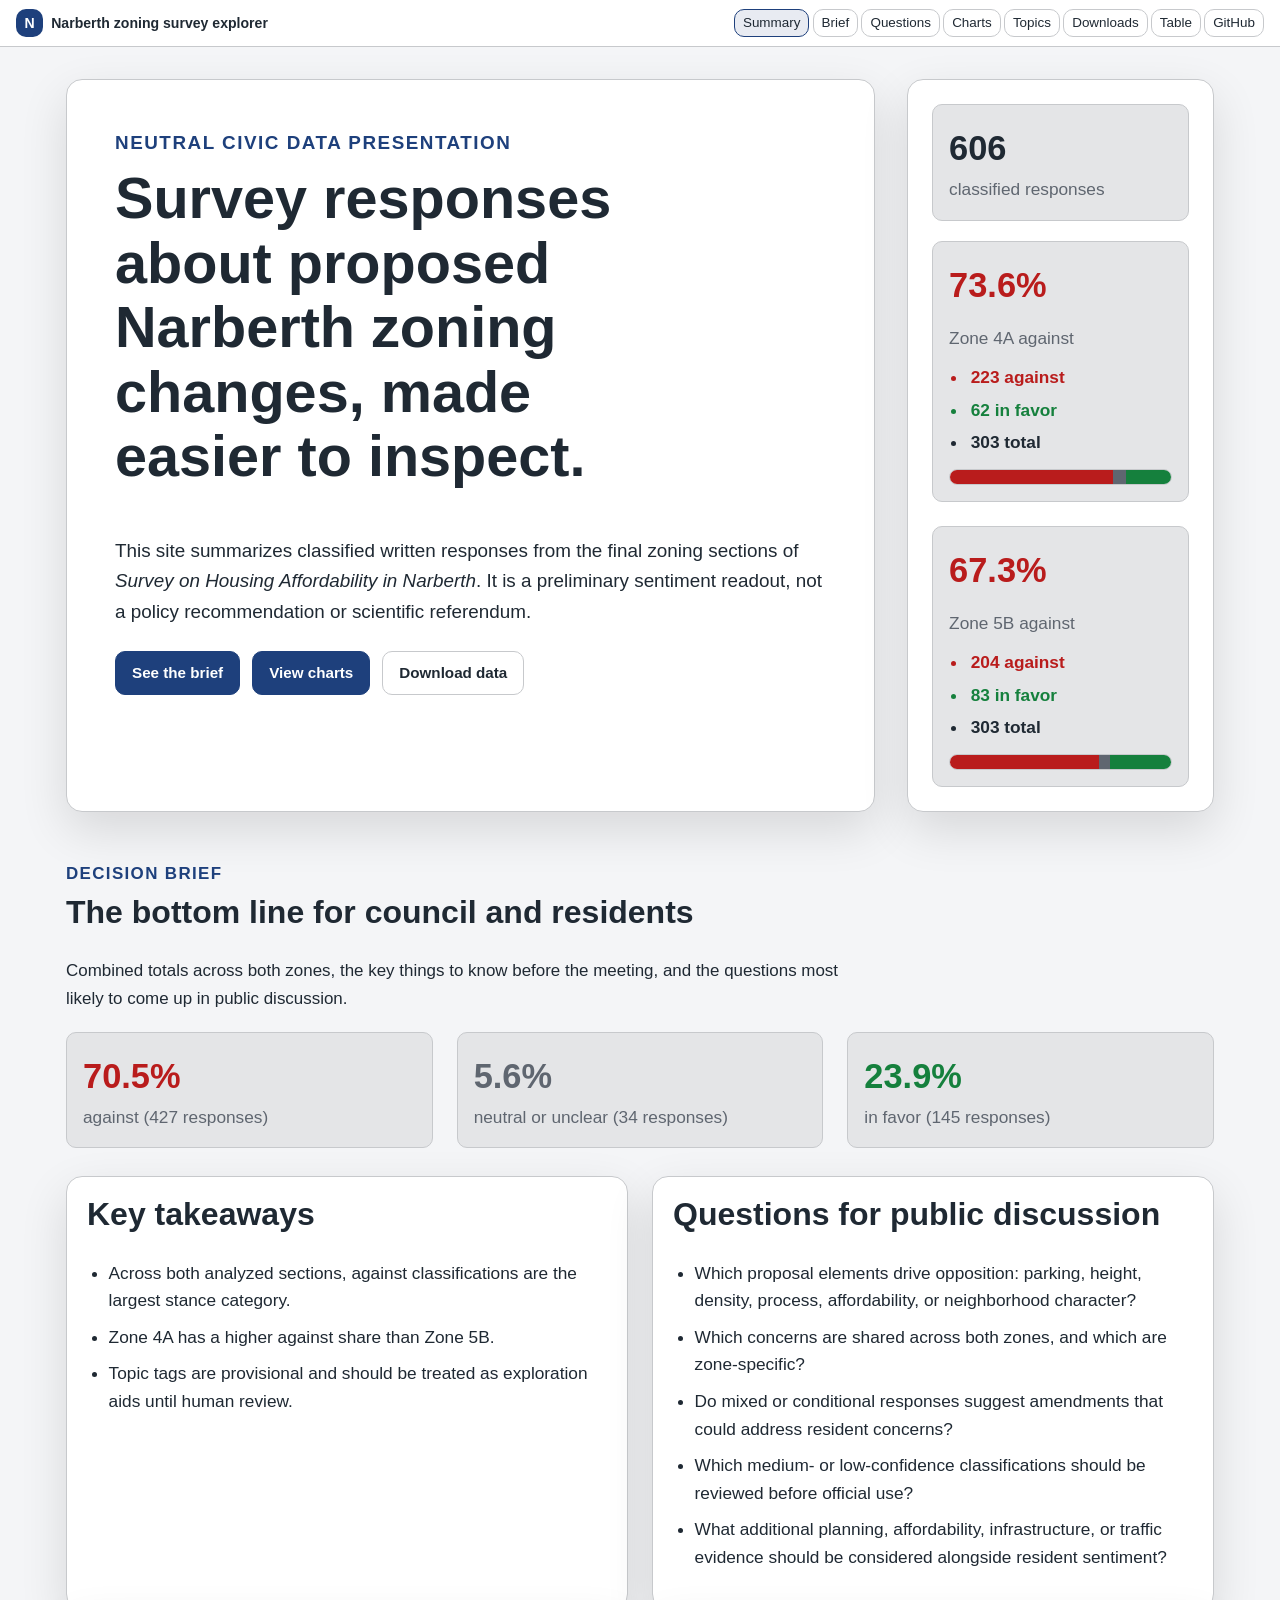
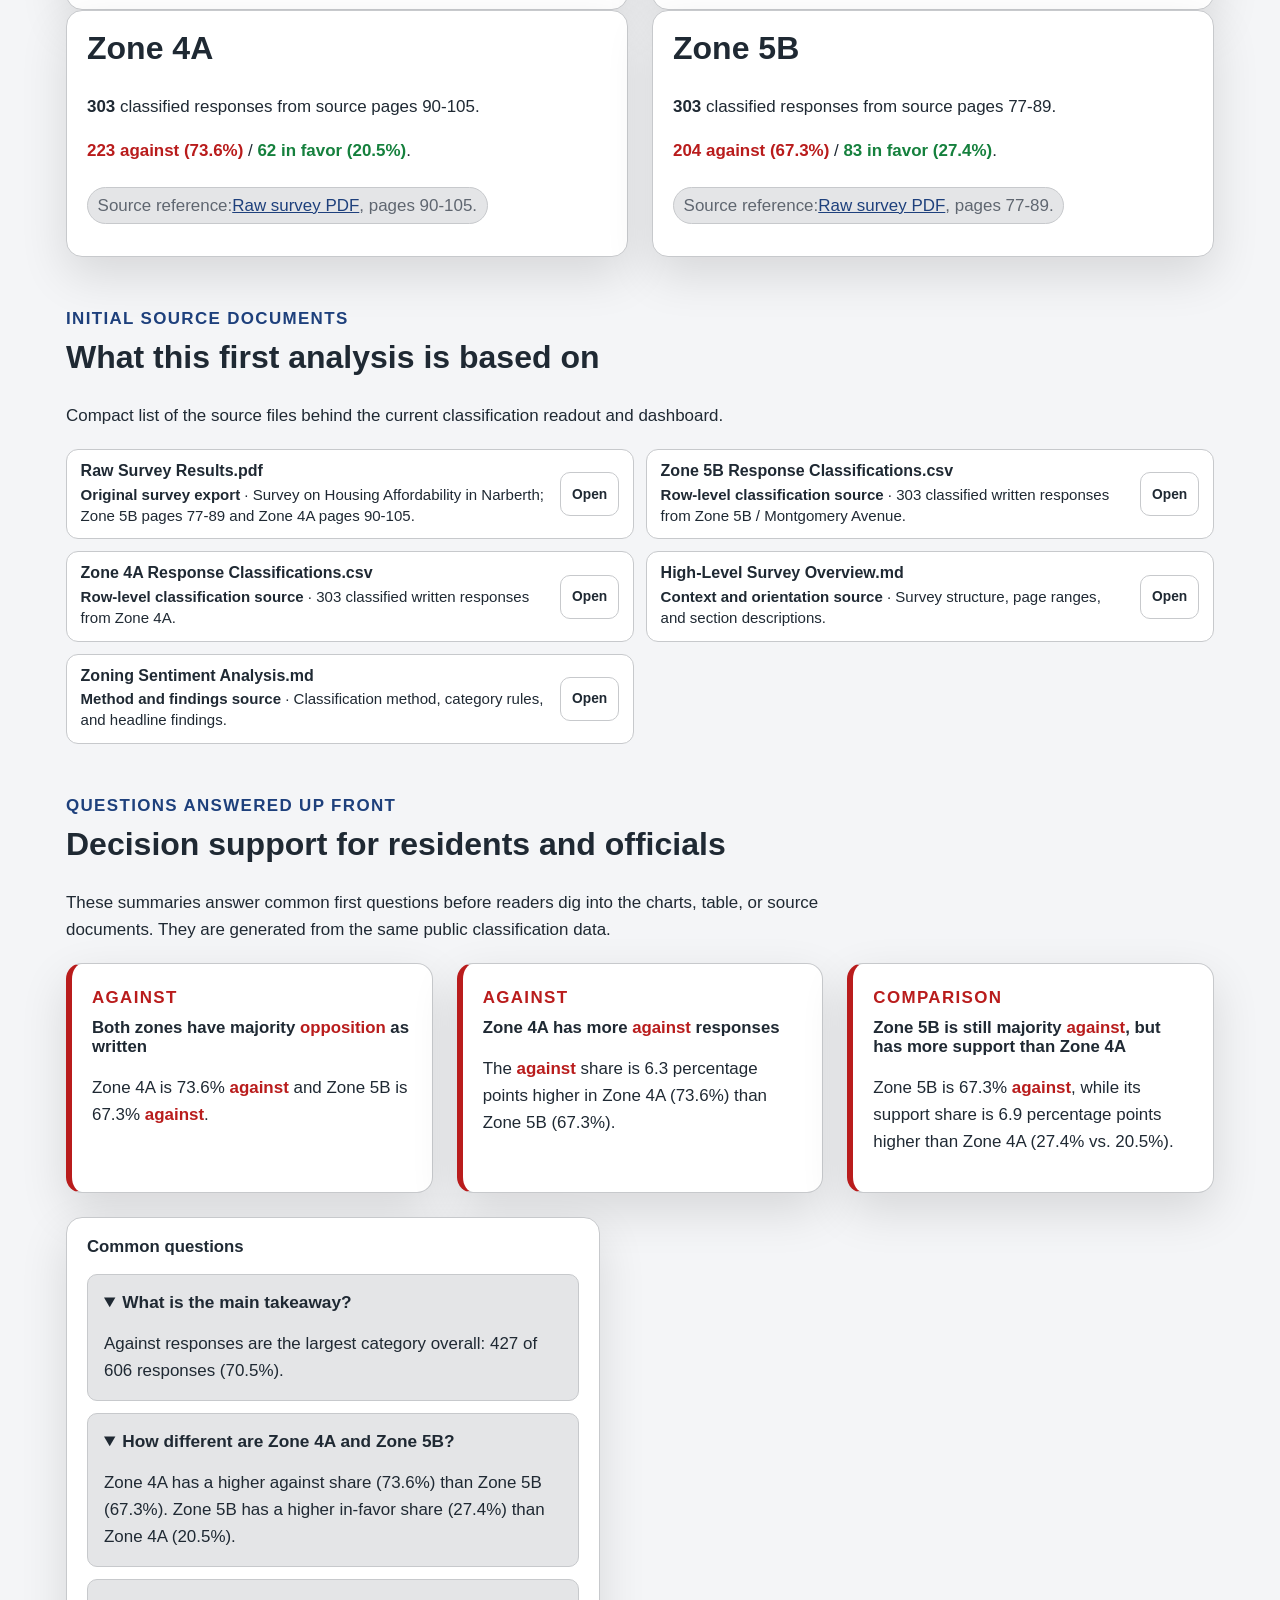
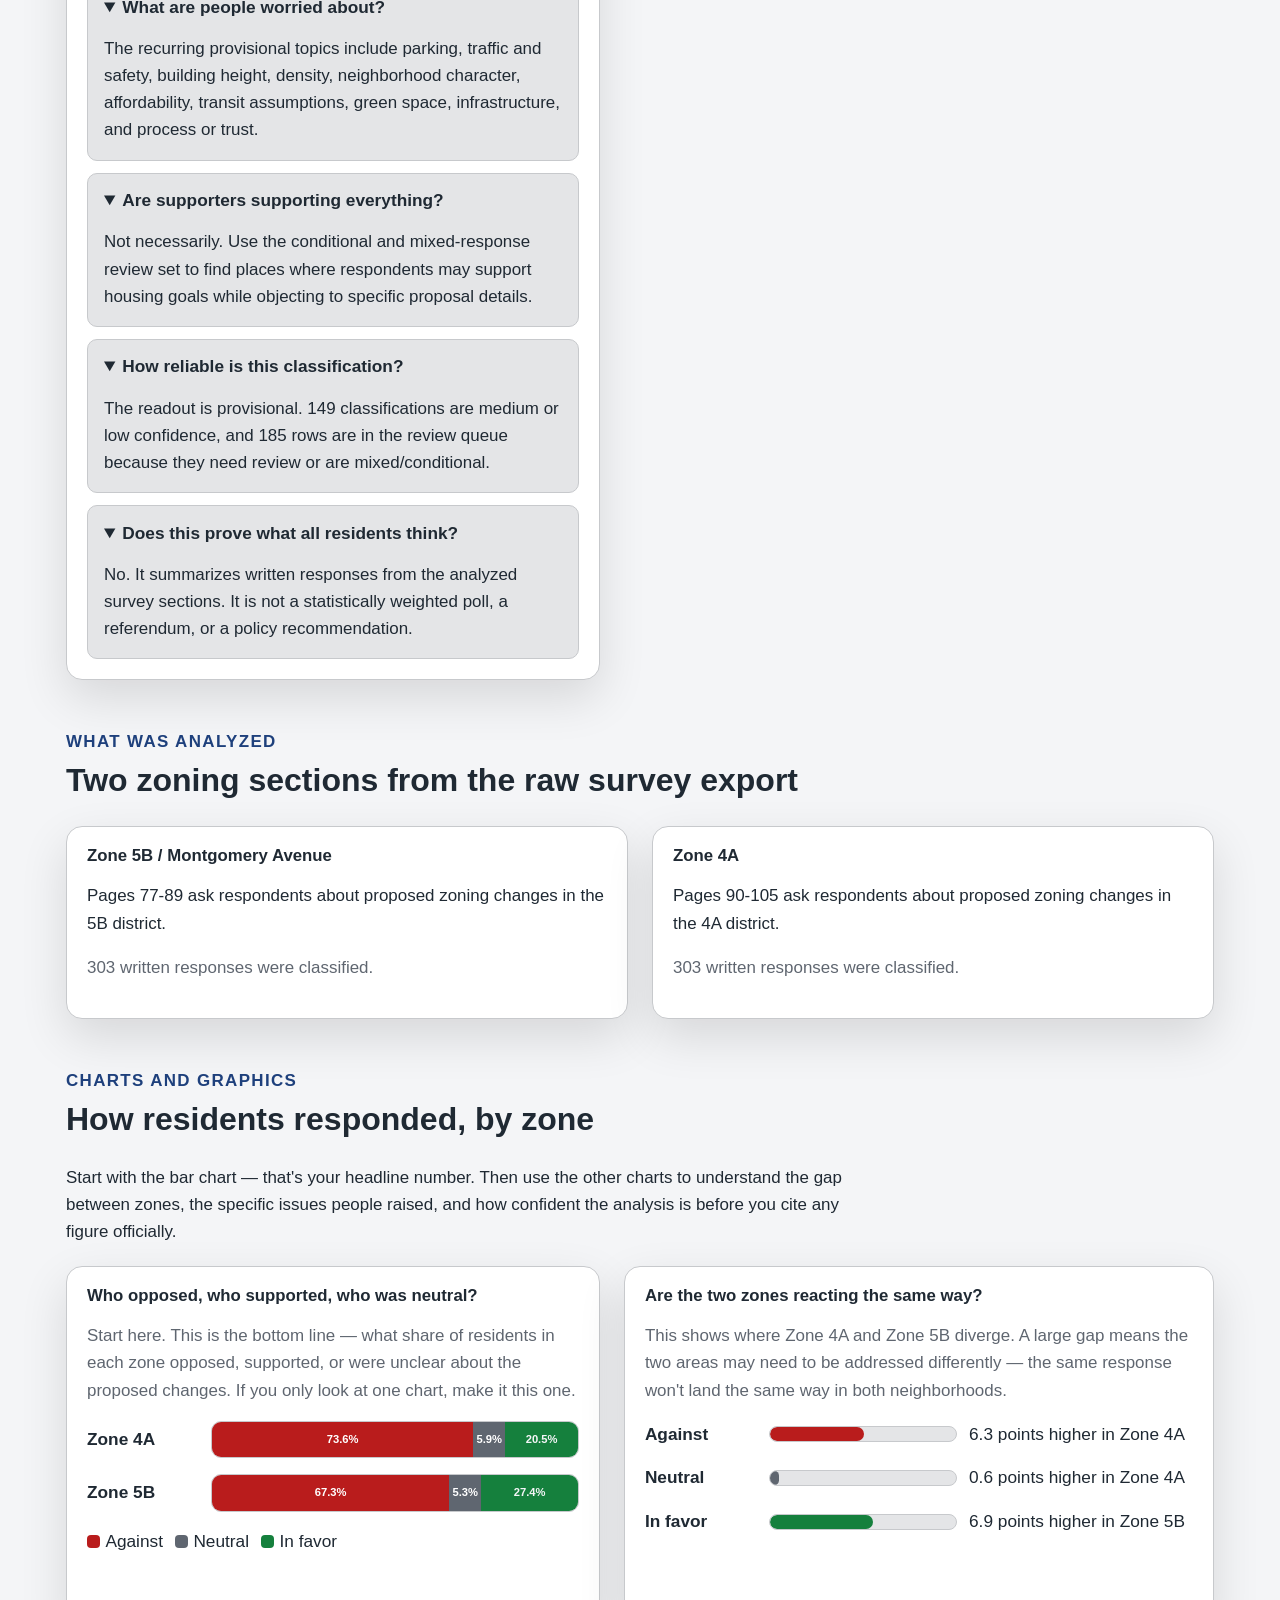
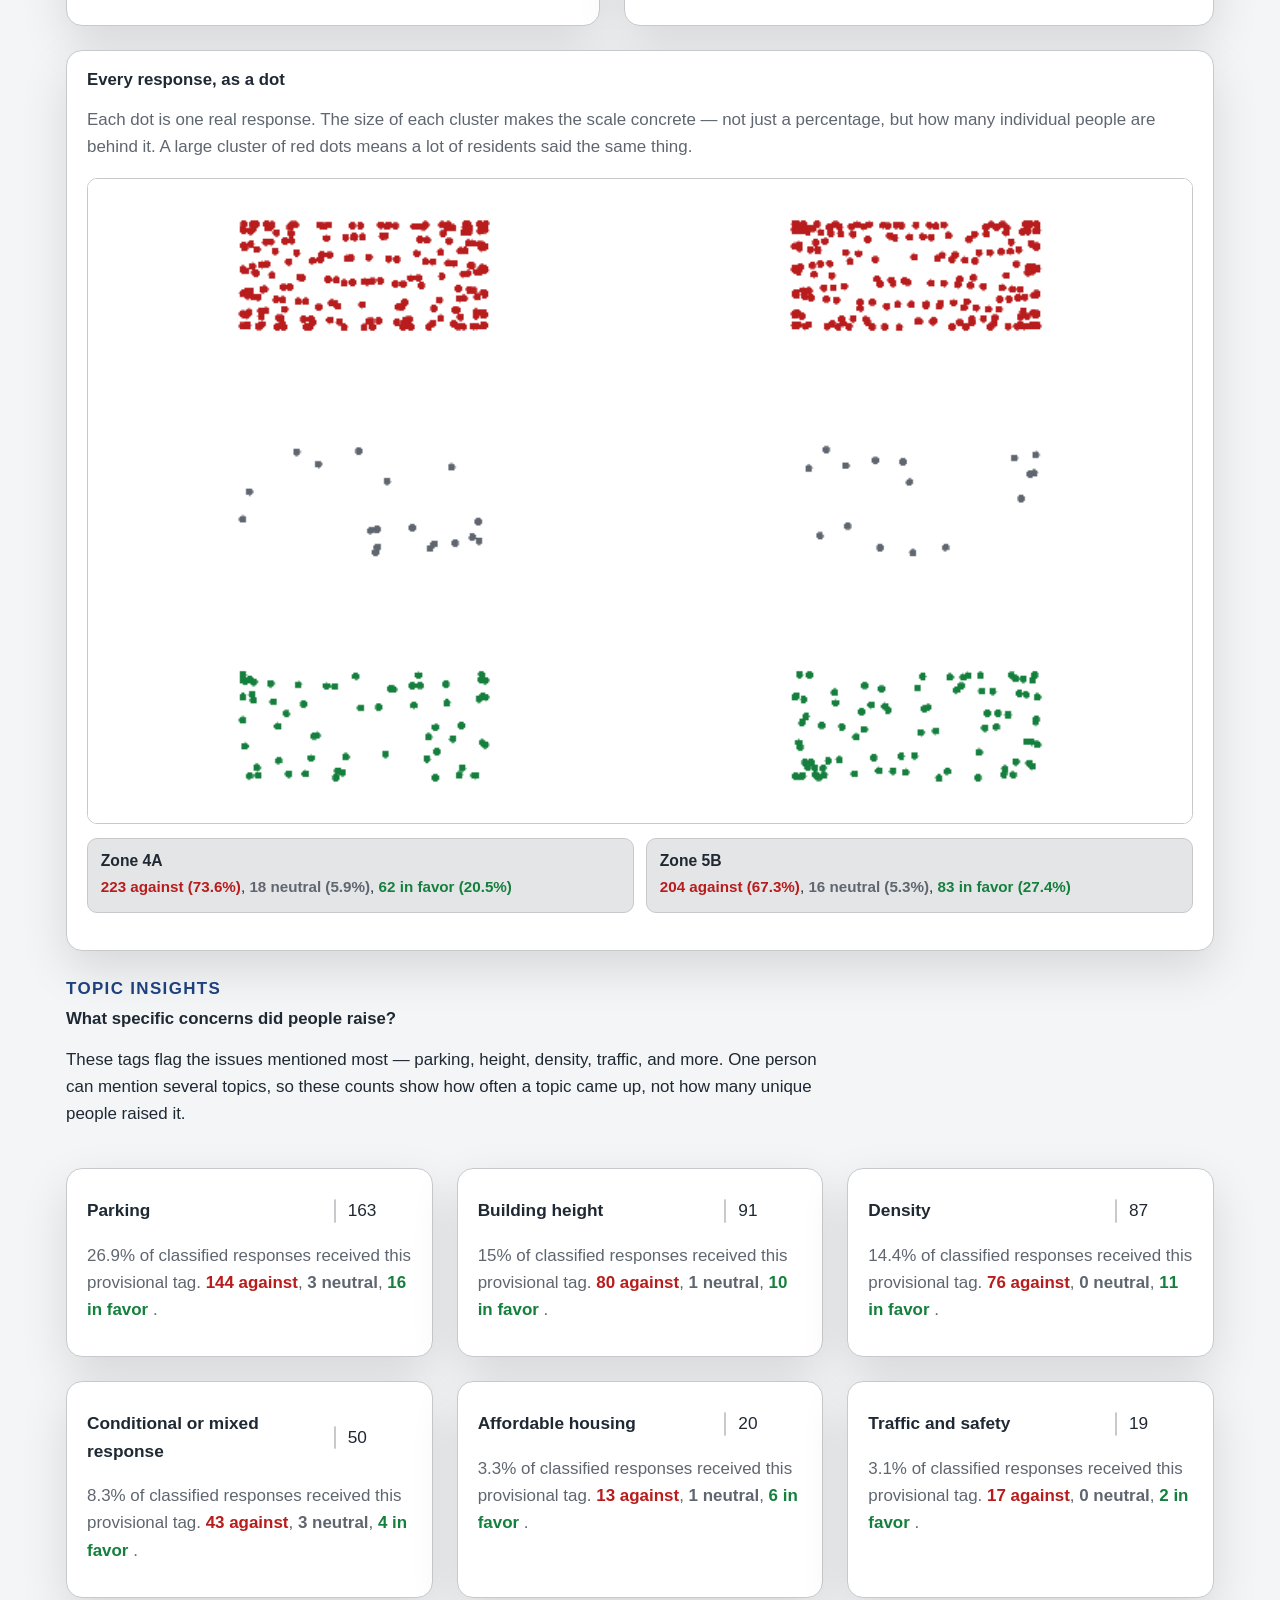
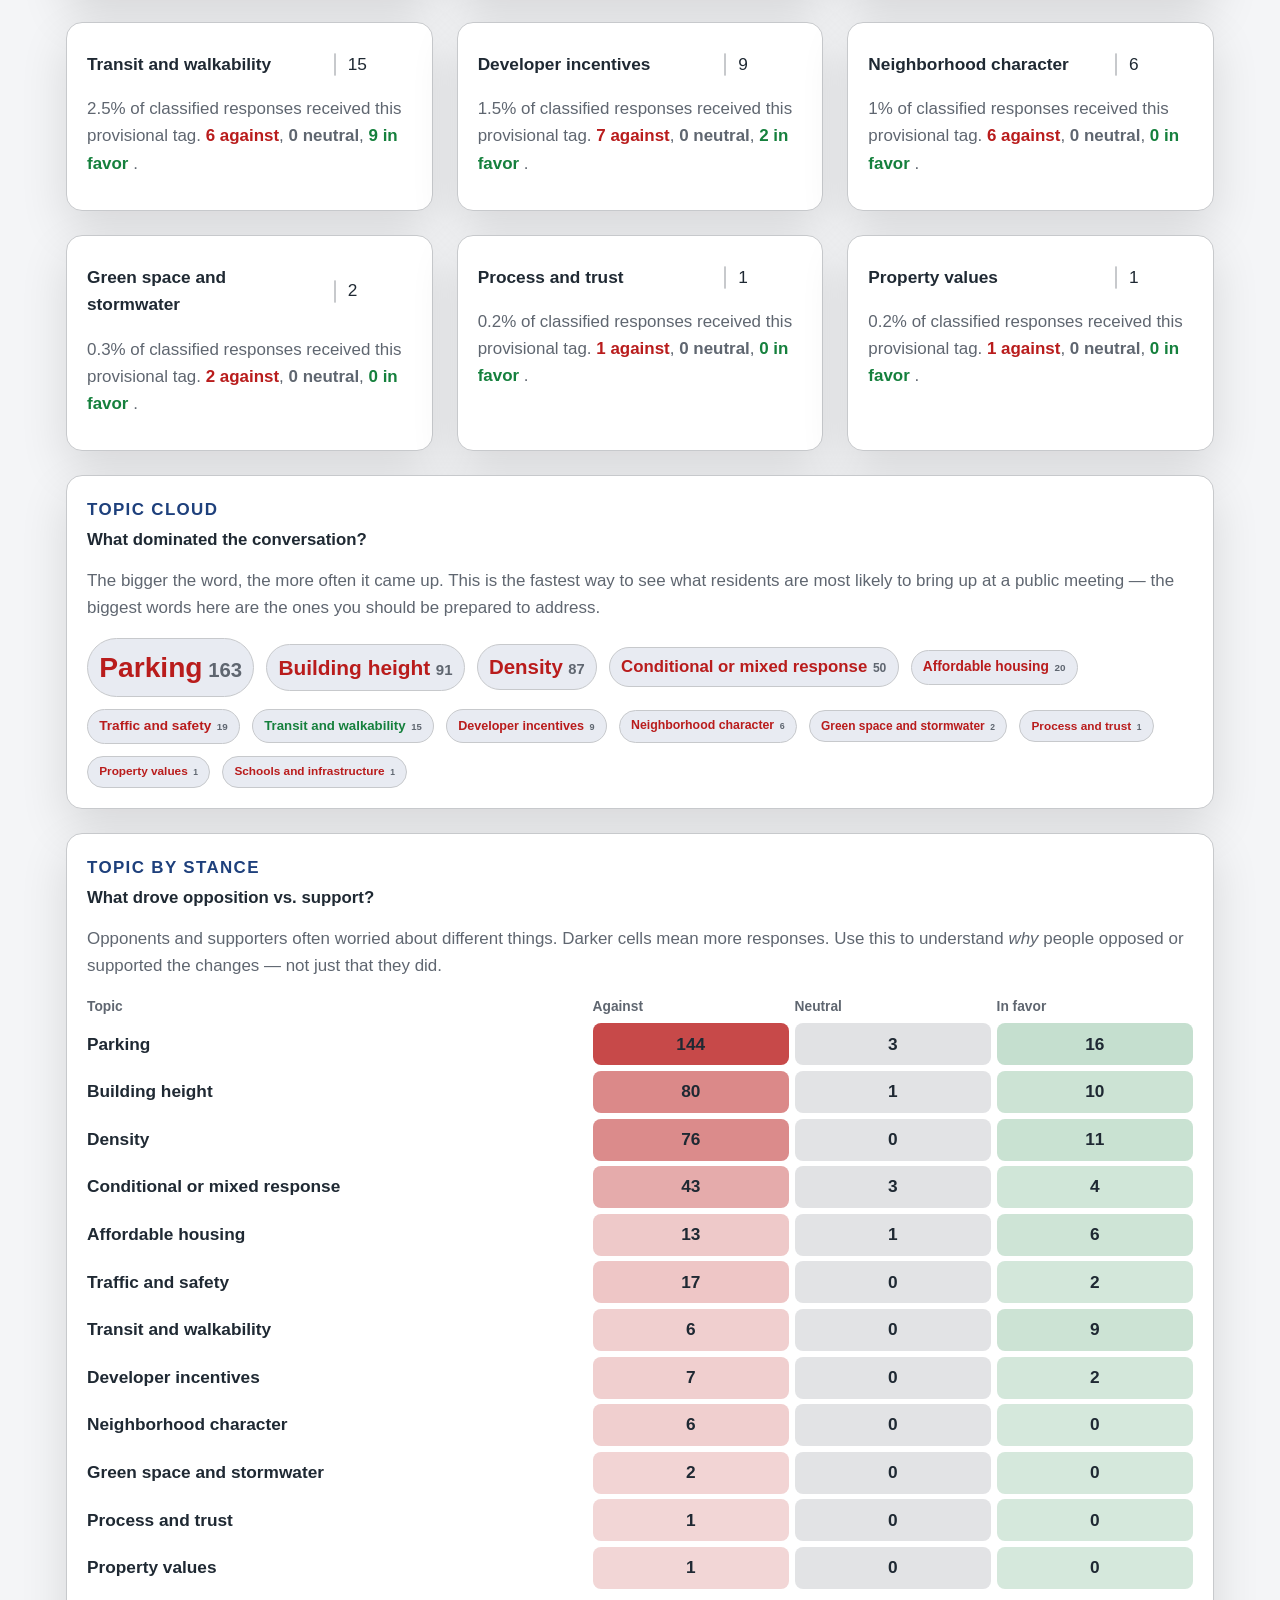
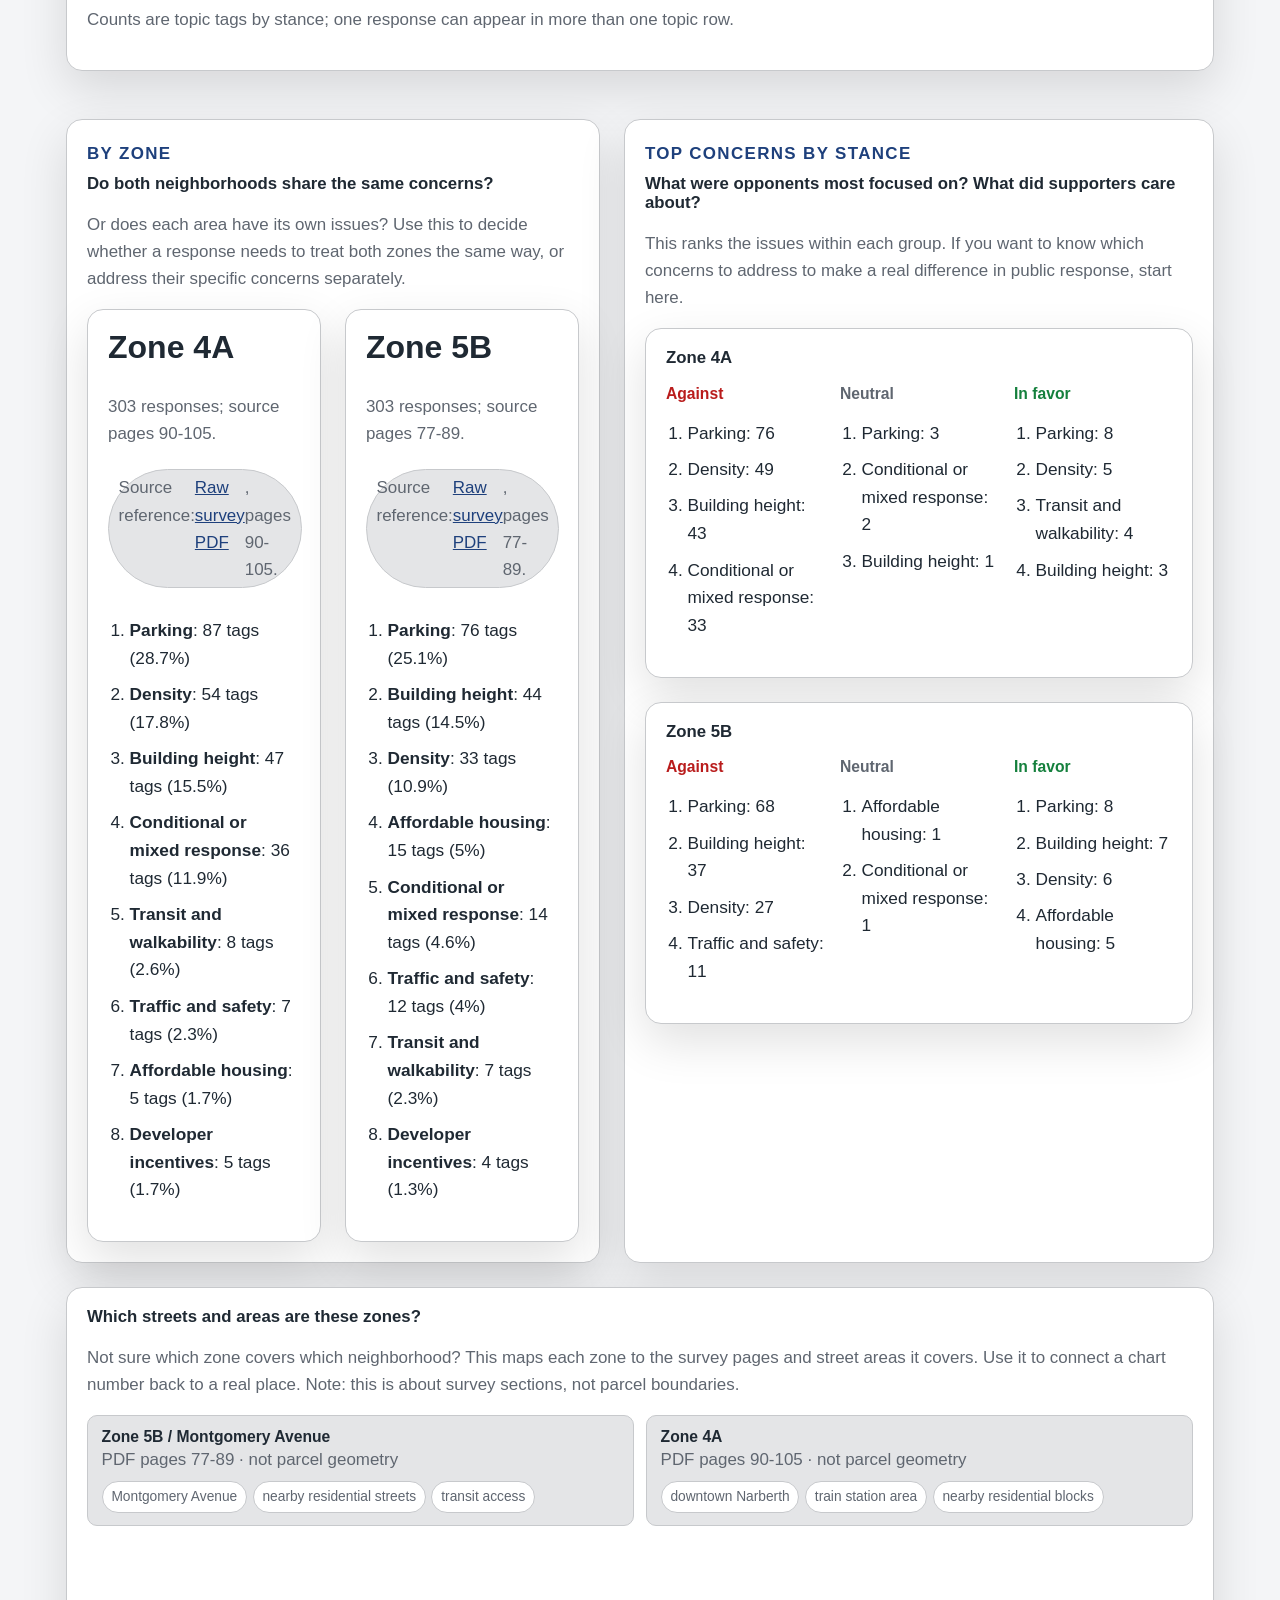
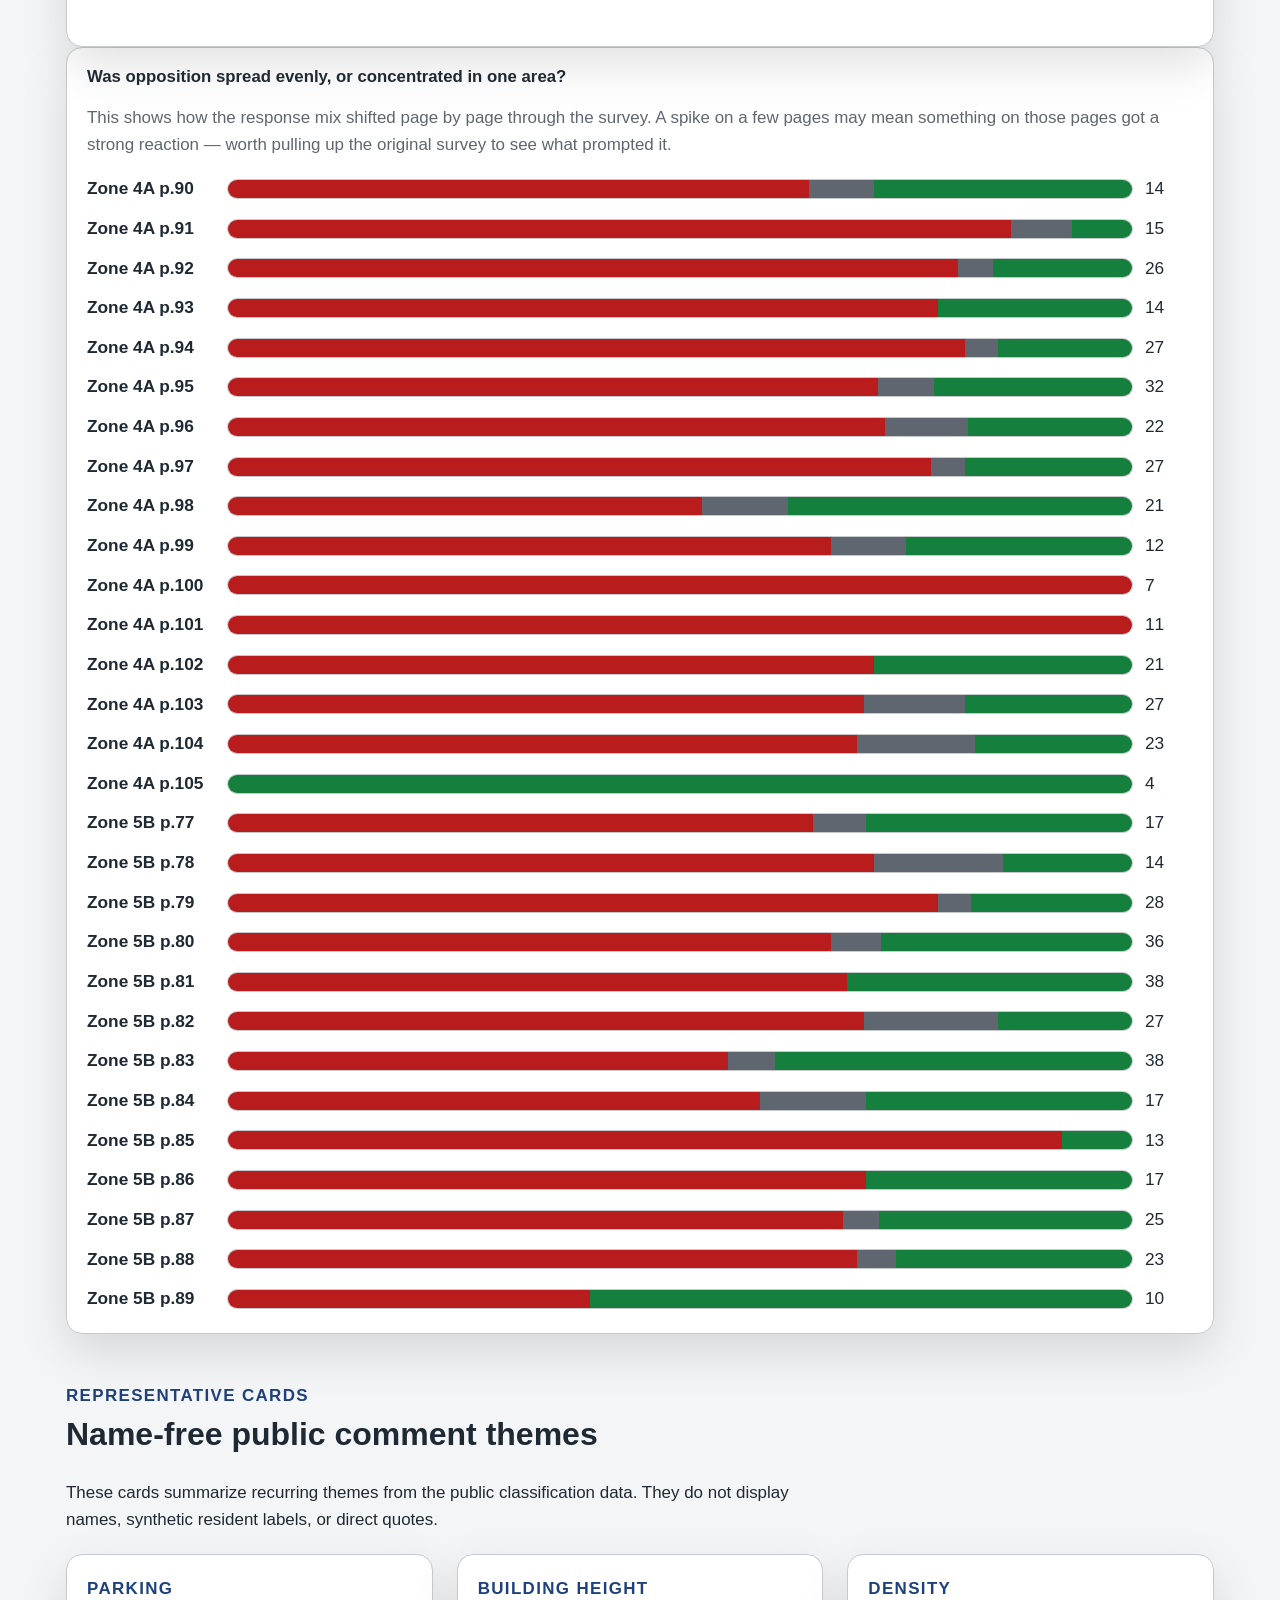
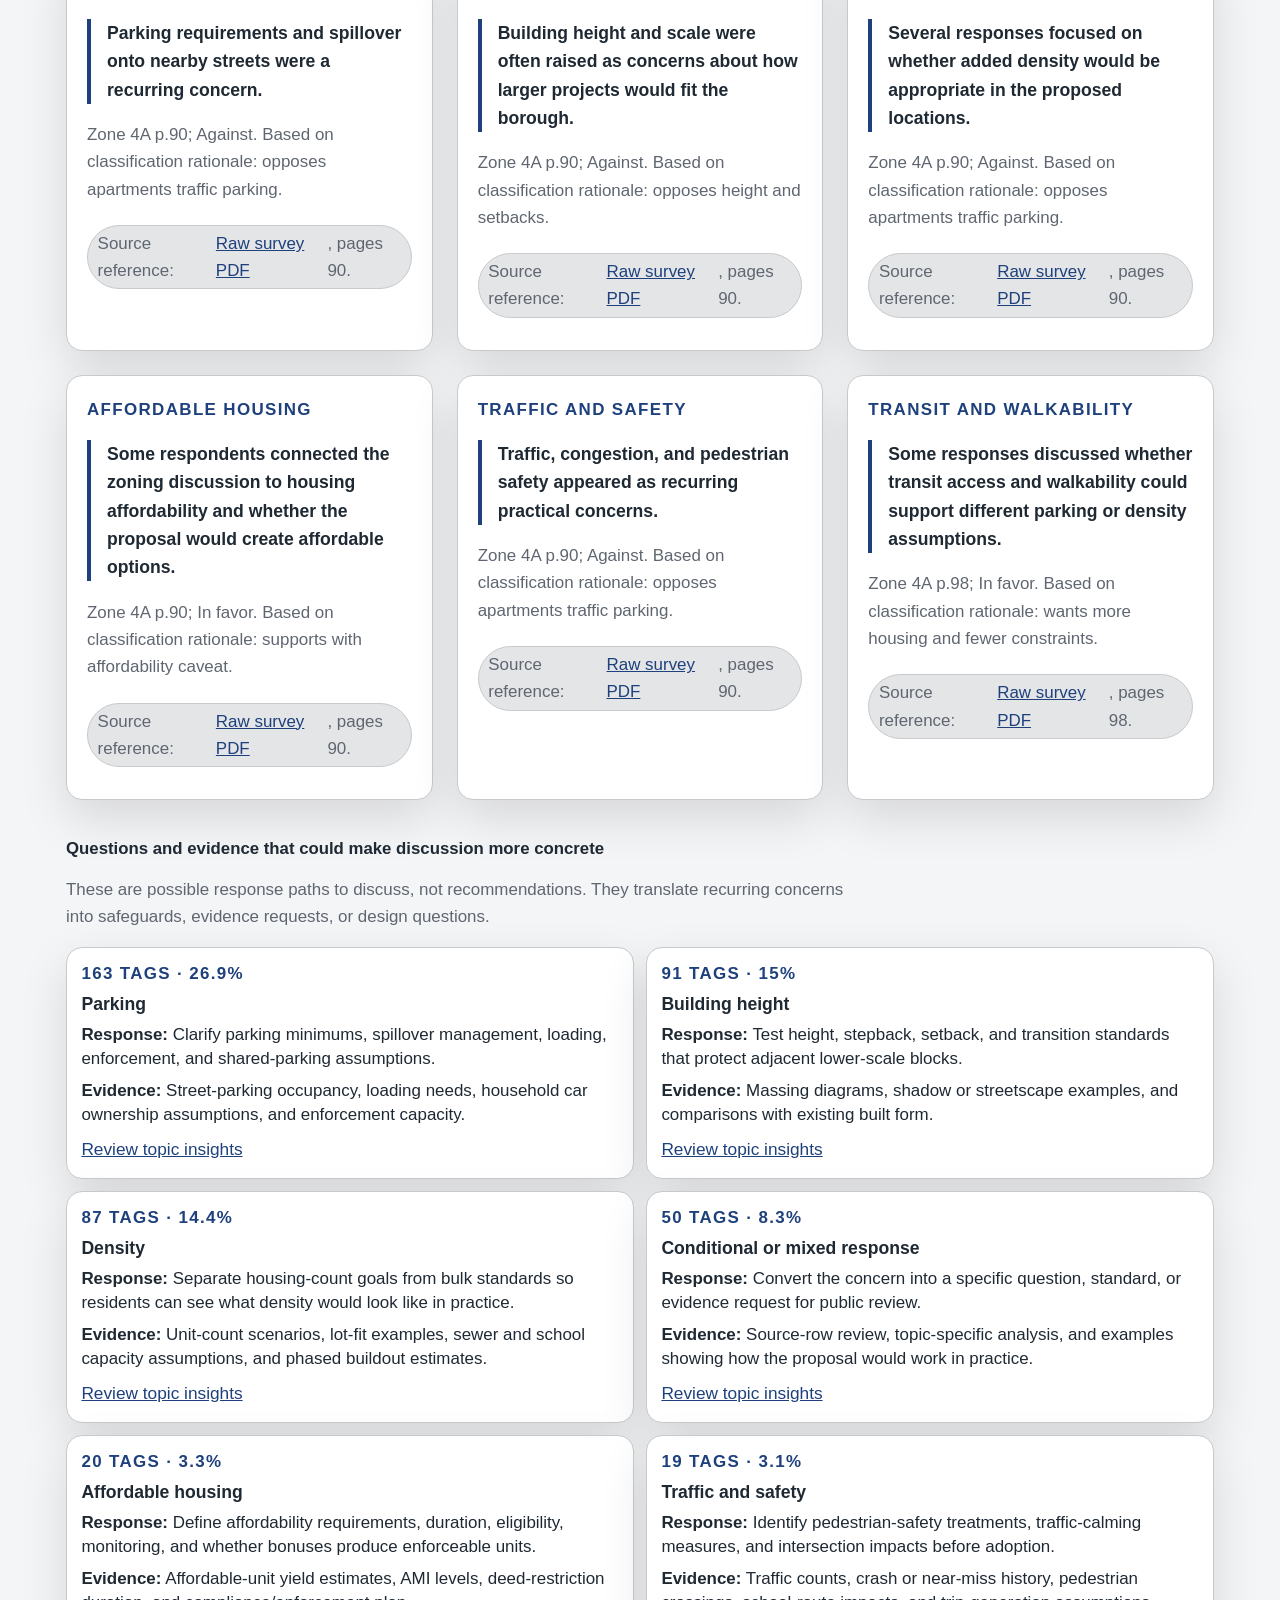
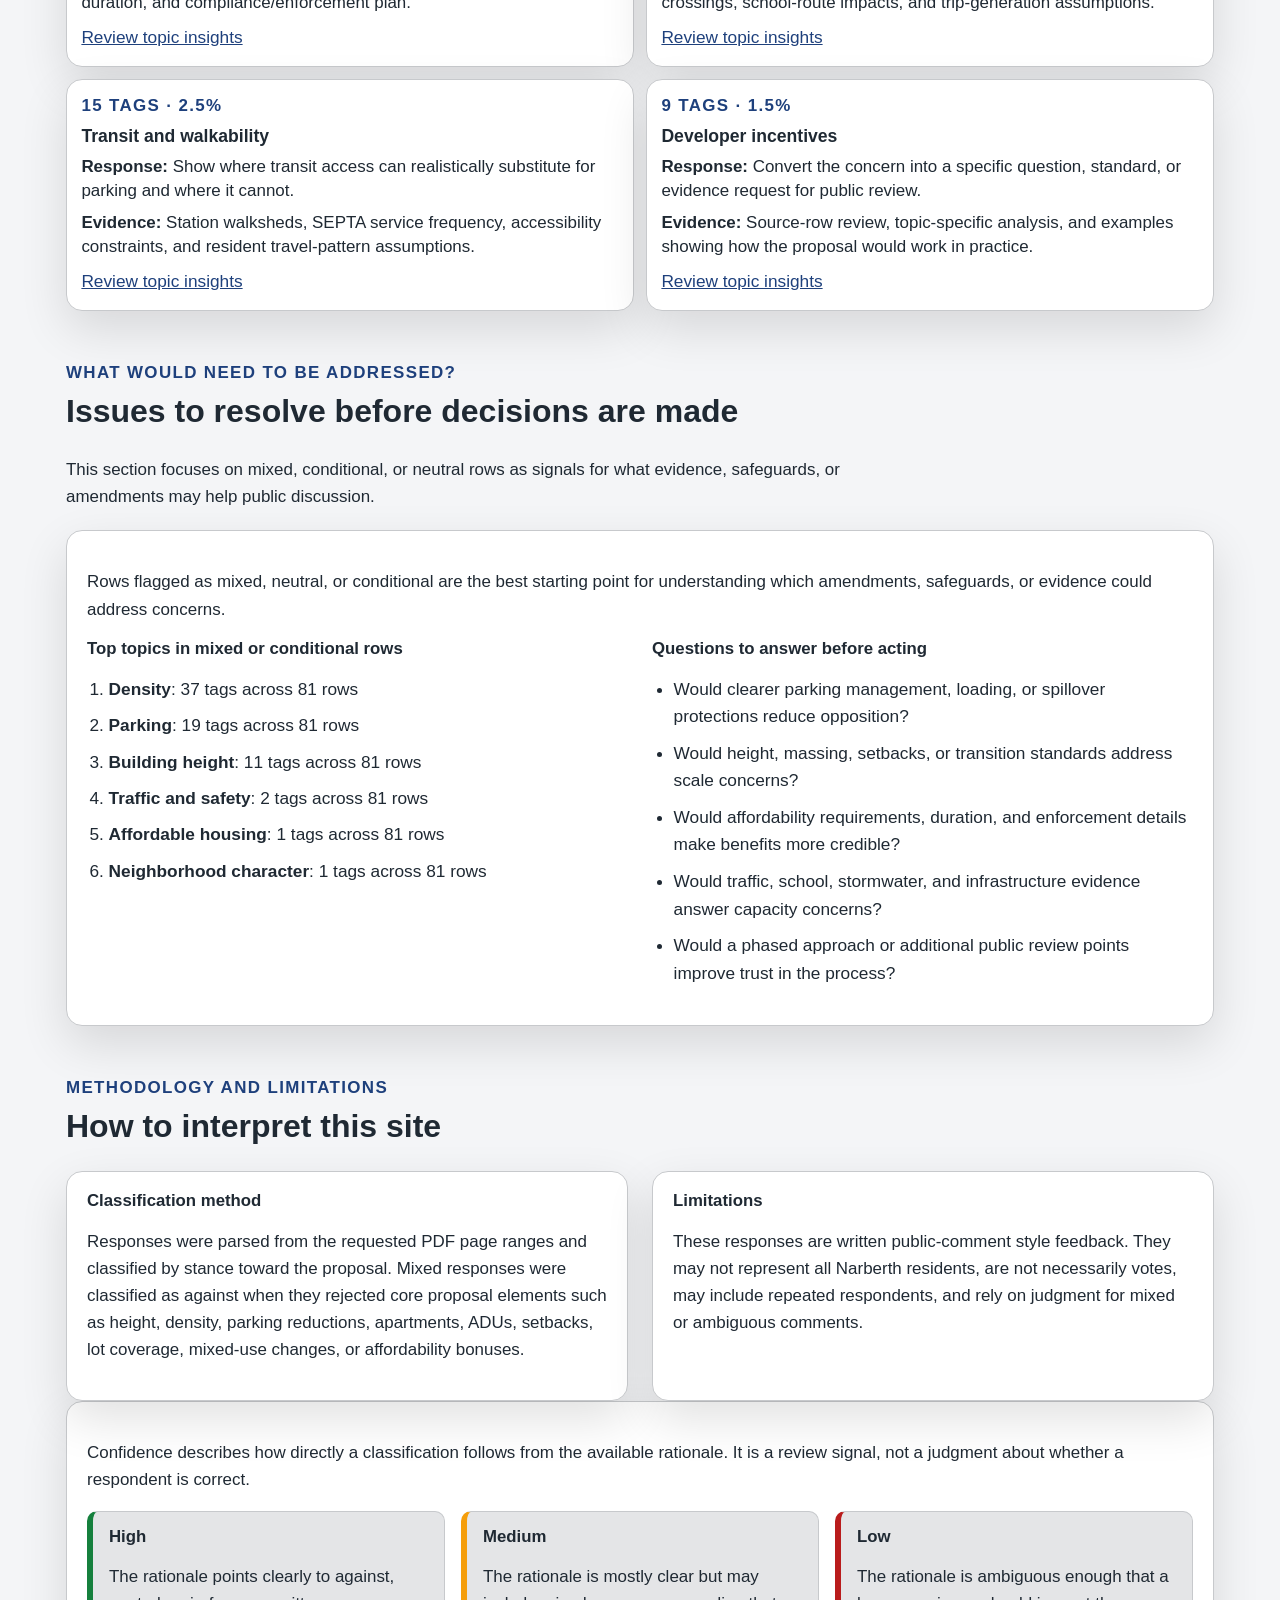
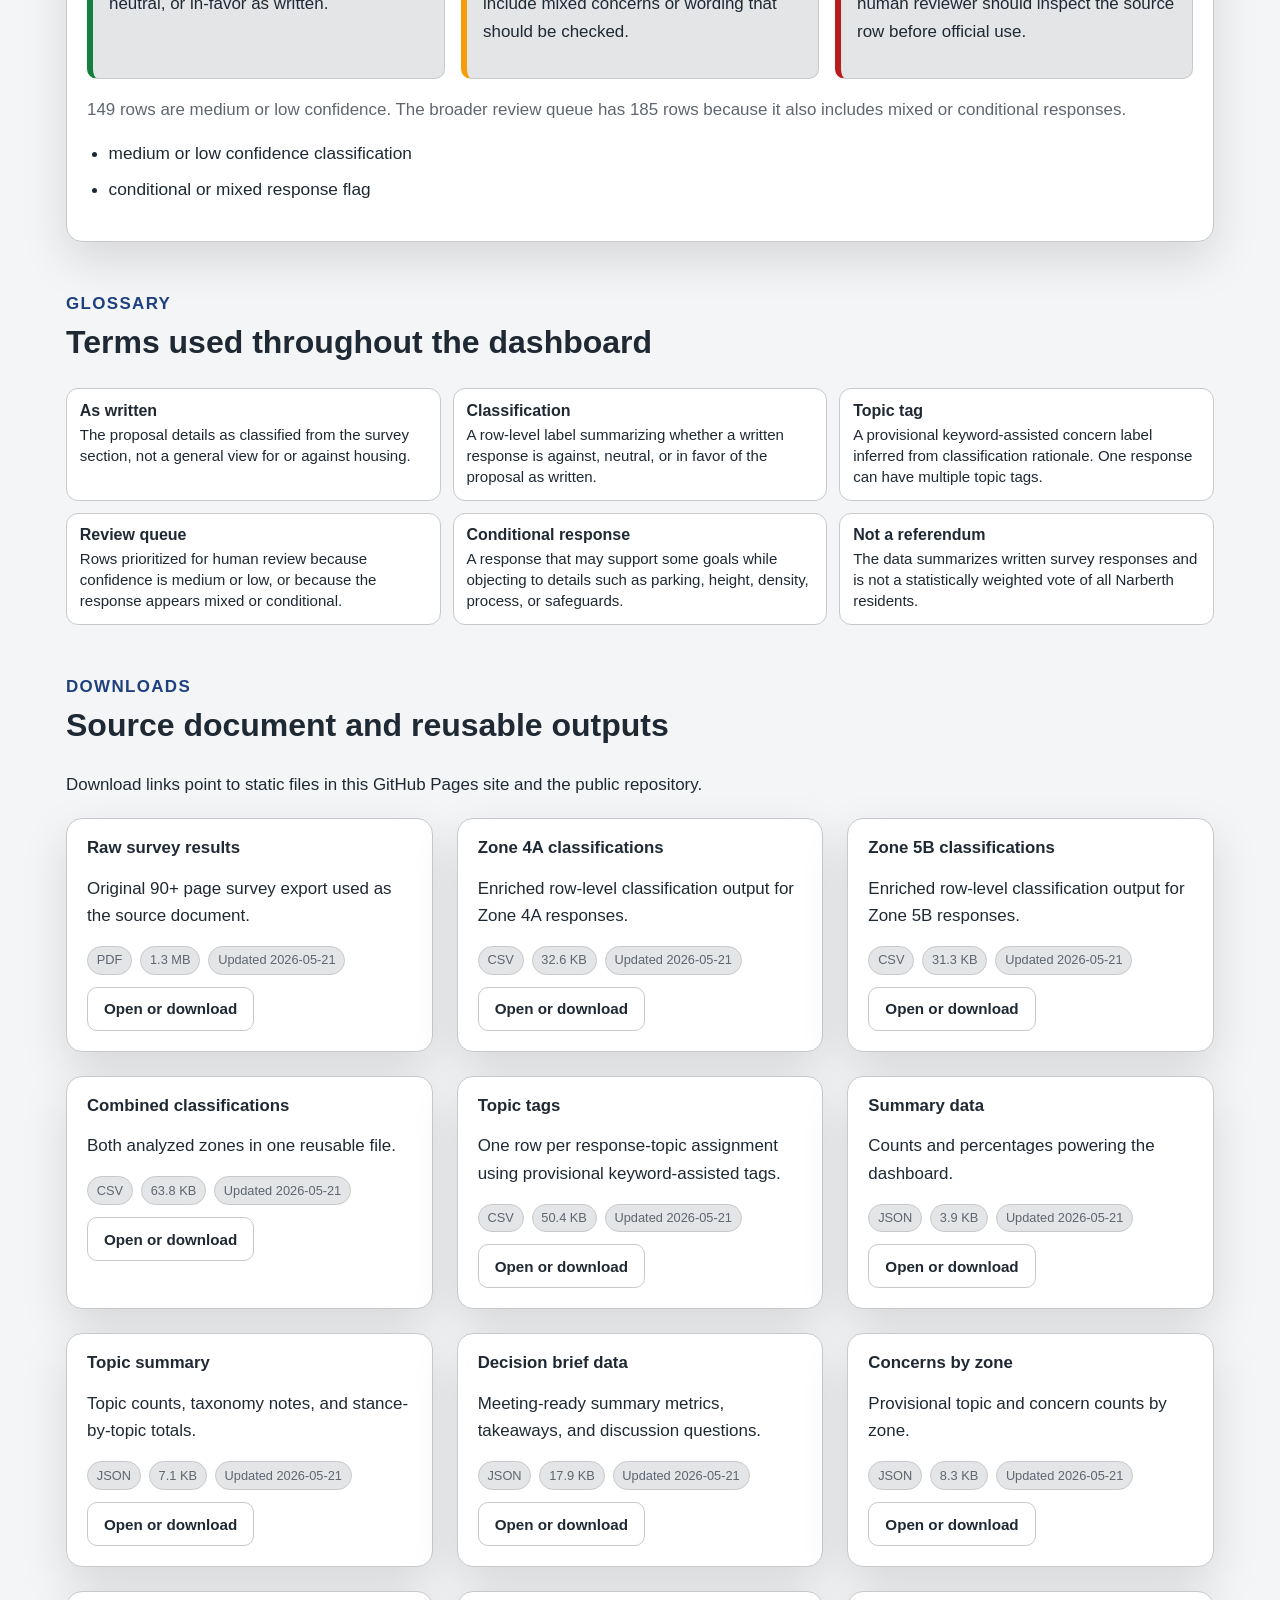
<file: docs/index.html>
<!doctype html>
<html lang="en">
  <head>
    <meta charset="utf-8">
    <meta name="viewport" content="width=device-width, initial-scale=1">
    <script>
      (() => {
        const param = new URLSearchParams(window.location.search).get("clawpilotTheme");
        const theme =
          param || (window.matchMedia("(prefers-color-scheme: dark)").matches ? "dark" : "light");
        document.documentElement.setAttribute("data-theme", theme);
      })();
    </script>
    <title>Narberth zoning survey explorer</title>
    <meta
      name="description"
      content="Neutral public dashboard for Narberth zoning survey sentiment in Zone 4A and Zone 5B."
    >
    <link rel="stylesheet" href="assets/styles.css">
  </head>
  <body>
    <header class="site-header">
      <nav class="top-nav" aria-label="Primary navigation">
        <a class="brand" href="index.html#home" aria-label="Narberth zoning survey explorer home">
          <span class="brand-mark" aria-hidden="true">N</span>
          <span>Narberth zoning survey explorer</span>
        </a>
        <button class="nav-toggle" type="button" aria-expanded="false" aria-controls="nav-links">
          Menu
        </button>
        <div id="nav-links" class="nav-links">
          <a href="#home">Summary</a>
          <a href="#brief">Brief</a>
          <a href="#questions">Questions</a>
          <a href="#charts">Charts</a>
          <a href="#topic-insights">Topics</a>
          <a href="#downloads">Downloads</a>
          <a href="table.html">Table</a>
          <a href="https://github.com/DaveVoyles/Narberth-Zoning" rel="noreferrer">GitHub</a>
        </div>
      </nav>
    </header>

    <main>
      <section id="home" class="page-section hero">
        <div class="hero-copy">
          <p class="eyebrow">Neutral civic data presentation</p>
          <h1>Survey responses about proposed Narberth zoning changes, made easier to inspect.</h1>
          <p>
            This site summarizes classified written responses from the final zoning sections of
            <cite>Survey on Housing Affordability in Narberth</cite>. It is a preliminary sentiment
            readout, not a policy recommendation or scientific referendum.
          </p>
          <div class="hero-actions">
            <a class="button primary" href="#brief">See the brief</a>
            <a class="button primary" href="#charts">View charts</a>
            <a class="button" href="#downloads">Download data</a>
          </div>
        </div>
        <aside class="hero-panel" aria-label="Headline response counts">
          <div class="stat">
            <span class="stat-value">606</span>
            <span class="stat-label">classified responses</span>
          </div>
          <div class="mini-grid" id="summary-cards" aria-live="polite"></div>
        </aside>
      </section>

      <section id="brief" class="page-section">
        <div class="section-heading">
          <p class="eyebrow">Decision brief</p>
          <h2>The bottom line for council and residents</h2>
          <p>
            Combined totals across both zones, the key things to know before the meeting, and the
            questions most likely to come up in public discussion.
          </p>
        </div>
        <div id="brief-content"></div>
        <div id="brief-zones" class="card-grid two"></div>
      </section>

      <section id="sources" class="page-section">
        <div class="section-heading">
          <p class="eyebrow">Initial source documents</p>
          <h2>What this first analysis is based on</h2>
          <p>
            Compact list of the source files behind the current classification readout and dashboard.
          </p>
        </div>
        <div id="source-documents" class="card-grid source-grid"></div>
      </section>

      <section id="questions" class="page-section">
        <div class="section-heading">
          <p class="eyebrow">Questions answered up front</p>
          <h2>Decision support for residents and officials</h2>
          <p>
            These summaries answer common first questions before readers dig into the charts, table,
            or source documents. They are generated from the same public classification data.
          </p>
        </div>
        <div id="zone-comparison-cards" class="card-grid three"></div>
        <div class="chart-layout secondary-charts">
          <article class="card">
            <h3>Common questions</h3>
            <div id="decision-faq" class="faq-list"></div>
          </article>
        </div>
      </section>

      <section class="page-section">
        <div class="section-heading">
          <p class="eyebrow">What was analyzed</p>
          <h2>Two zoning sections from the raw survey export</h2>
        </div>
        <div class="card-grid two">
          <article class="card">
            <h3>Zone 5B / Montgomery Avenue</h3>
            <p>Pages 77-89 ask respondents about proposed zoning changes in the 5B district.</p>
            <p class="muted">303 written responses were classified.</p>
          </article>
          <article class="card">
            <h3>Zone 4A</h3>
            <p>Pages 90-105 ask respondents about proposed zoning changes in the 4A district.</p>
            <p class="muted">303 written responses were classified.</p>
          </article>
        </div>
      </section>

      <section id="charts" class="page-section">
        <div class="section-heading">
          <p class="eyebrow">Charts and graphics</p>
          <h2>How residents responded, by zone</h2>
          <p>
            Start with the bar chart — that's your headline number. Then use the other charts to
            understand the gap between zones, the specific issues people raised, and how confident
            the analysis is before you cite any figure officially.
          </p>
        </div>
        <div class="chart-layout">
          <article class="card chart-card">
            <h3>Who opposed, who supported, who was neutral?</h3>
            <p class="muted">
              Start here. This is the bottom line — what share of residents in each zone opposed,
              supported, or were unclear about the proposed changes. If you only look at one chart,
              make it this one.
            </p>
            <div id="bar-chart" class="bar-chart" role="img" aria-label="Bar chart comparing sentiment percentages for Zone 4A and Zone 5B"></div>
          </article>
          <article class="card chart-card">
            <h3>Are the two zones reacting the same way?</h3>
            <p class="muted">
              This shows where Zone 4A and Zone 5B diverge. A large gap means the two areas may need
              to be addressed differently — the same response won't land the same way in both
              neighborhoods.
            </p>
            <div id="difference-chart" class="difference-chart"></div>
          </article>
        </div>
        <div class="chart-layout secondary-charts single-chart">
          <article class="card chart-card">
            <h3>Every response, as a dot</h3>
            <p class="muted">
              Each dot is one real response. The size of each cluster makes the scale concrete — not
              just a percentage, but how many individual people are behind it. A large cluster of red
              dots means a lot of residents said the same thing.
            </p>
            <canvas id="particle-canvas" width="720" height="420" aria-label="Interactive particle visualization of classified responses"></canvas>
            <div id="particle-values" class="particle-values" aria-label="Particle field values"></div>
            <p id="webgl-status" class="muted" role="status"></p>
          </article>
        </div>
        <section id="topic-insights" class="topic-insights">
          <div class="section-heading compact-heading">
            <p class="eyebrow">Topic insights</p>
            <h3>What specific concerns did people raise?</h3>
            <p>
              These tags flag the issues mentioned most — parking, height, density, traffic, and
              more. One person can mention several topics, so these counts show how often a topic
              came up, not how many unique people raised it.
            </p>
          </div>
          <div id="topics-overall" class="mini-grid"></div>
          <article class="card chart-card topic-cloud-card">
            <p class="eyebrow">Topic cloud</p>
            <h3>What dominated the conversation?</h3>
            <p class="muted">
              The bigger the word, the more often it came up. This is the fastest way to see what
              residents are most likely to bring up at a public meeting — the biggest words here are
              the ones you should be prepared to address.
            </p>
            <div id="topic-cloud-page" class="topic-cloud" aria-label="Provisional topic cloud"></div>
          </article>
          <article class="card chart-card heatmap-card">
            <p class="eyebrow">Topic by stance</p>
            <h3>What drove opposition vs. support?</h3>
            <p class="muted">
              Opponents and supporters often worried about different things. Darker cells mean more
              responses. Use this to understand <em>why</em> people opposed or supported the
              changes — not just that they did.
            </p>
            <div id="topic-stance-heatmap"></div>
          </article>
          <div class="chart-layout secondary-charts">
            <article class="card chart-card">
              <p class="eyebrow">By zone</p>
              <h3>Do both neighborhoods share the same concerns?</h3>
              <p class="muted">
                Or does each area have its own issues? Use this to decide whether a response needs
                to treat both zones the same way, or address their specific concerns separately.
              </p>
              <div id="topics-by-zone" class="card-grid two nested-card-grid"></div>
            </article>
            <article class="card chart-card">
              <p class="eyebrow">Top concerns by stance</p>
              <h3>What were opponents most focused on? What did supporters care about?</h3>
              <p class="muted">
                This ranks the issues within each group. If you want to know which concerns to
                address to make a real difference in public response, start here.
              </p>
              <div id="top-concerns-by-stance" class="card-grid nested-card-grid"></div>
            </article>
          </div>
        </section>
        <div class="chart-layout secondary-charts single-chart">
          <article class="card chart-card">
            <h3>Which streets and areas are these zones?</h3>
            <p class="muted">
              Not sure which zone covers which neighborhood? This maps each zone to the survey
              pages and street areas it covers. Use it to connect a chart number back to a real
              place. Note: this is about survey sections, not parcel boundaries.
            </p>
            <div id="zone-context" class="zone-context"></div>
          </article>
        </div>
        <article class="card chart-card">
          <h3>Was opposition spread evenly, or concentrated in one area?</h3>
          <p class="muted">
            This shows how the response mix shifted page by page through the survey. A spike on a
            few pages may mean something on those pages got a strong reaction — worth pulling up
            the original survey to see what prompted it.
          </p>
          <div id="page-chart" class="page-chart" role="img" aria-label="Stance distribution by PDF page"></div>
        </article>
      </section>

      <section id="representative-cards" class="page-section">
        <div class="section-heading">
          <p class="eyebrow">Representative cards</p>
          <h2>Name-free public comment themes</h2>
          <p>
            These cards summarize recurring themes from the public classification data. They do not
            display names, synthetic resident labels, or direct quotes.
          </p>
        </div>
        <div id="quote-card-grid" class="card-grid three"></div>
        <div class="section-heading compact-heading" style="margin-top:2.5rem">
          <h3>Questions and evidence that could make discussion more concrete</h3>
          <p class="muted">
            These are possible response paths to discuss, not recommendations. They translate
            recurring concerns into safeguards, evidence requests, or design questions.
          </p>
        </div>
        <div id="concern-response-matrix" class="matrix-grid"></div>
      </section>

      <section id="change-minds" class="page-section">
        <div class="section-heading">
          <p class="eyebrow">What would need to be addressed?</p>
          <h2>Issues to resolve before decisions are made</h2>
          <p>
            This section focuses on mixed, conditional, or neutral rows as signals for what evidence,
            safeguards, or amendments may help public discussion.
          </p>
        </div>
        <div id="change-minds-panel" class="card"></div>
      </section>

      <section id="methodology" class="page-section">
        <div class="section-heading">
          <p class="eyebrow">Methodology and limitations</p>
          <h2>How to interpret this site</h2>
        </div>
        <div class="card-grid two">
          <article class="card">
            <h3>Classification method</h3>
            <p>
              Responses were parsed from the requested PDF page ranges and classified by stance toward
              the proposal. Mixed responses were classified as against when they rejected
              core proposal elements such as height, density, parking reductions, apartments, ADUs,
              setbacks, lot coverage, mixed-use changes, or affordability bonuses.
            </p>
          </article>
          <article class="card">
            <h3>Limitations</h3>
            <p>
              These responses are written public-comment style feedback. They may not represent all
              Narberth residents, are not necessarily votes, may include repeated respondents, and
              rely on judgment for mixed or ambiguous comments.
            </p>
          </article>
        </div>
        <div id="confidence-explainer" class="card confidence-explainer"></div>
      </section>

      <section id="glossary" class="page-section">
        <div class="section-heading">
          <p class="eyebrow">Glossary</p>
          <h2>Terms used throughout the dashboard</h2>
        </div>
        <div id="glossary-list" class="glossary-grid"></div>
      </section>

      <section id="downloads" class="page-section">
        <div class="section-heading">
          <p class="eyebrow">Downloads</p>
          <h2>Source document and reusable outputs</h2>
          <p>Download links point to static files in this GitHub Pages site and the public repository.</p>
        </div>
        <div id="download-grid" class="card-grid three"></div>
      </section>
    </main>

    <footer class="site-footer">
      <p>
        Built from public project files in
        <a href="https://github.com/DaveVoyles/Narberth-Zoning" rel="noreferrer">DaveVoyles/Narberth-Zoning</a>.
      </p>
      <p class="muted">Neutral presentation of survey classifications; no policy recommendation is made.</p>
    </footer>

    <noscript>
      <div class="noscript">
        JavaScript is disabled. Use these direct downloads:
        <a href="documents/raw-survey-results.pdf">raw PDF</a>,
        <a href="data/combined-classified.csv">combined CSV</a>,
        <a href="data/topic-tags.csv">topic tags CSV</a>,
        <a href="data/summary.json">summary JSON</a>, and
        <a href="documents/narberth-zoning-classifications.xlsx">Excel workbook</a>.
      </div>
    </noscript>
    <script src="assets/app.js"></script>
  </body>
</html>
</file>
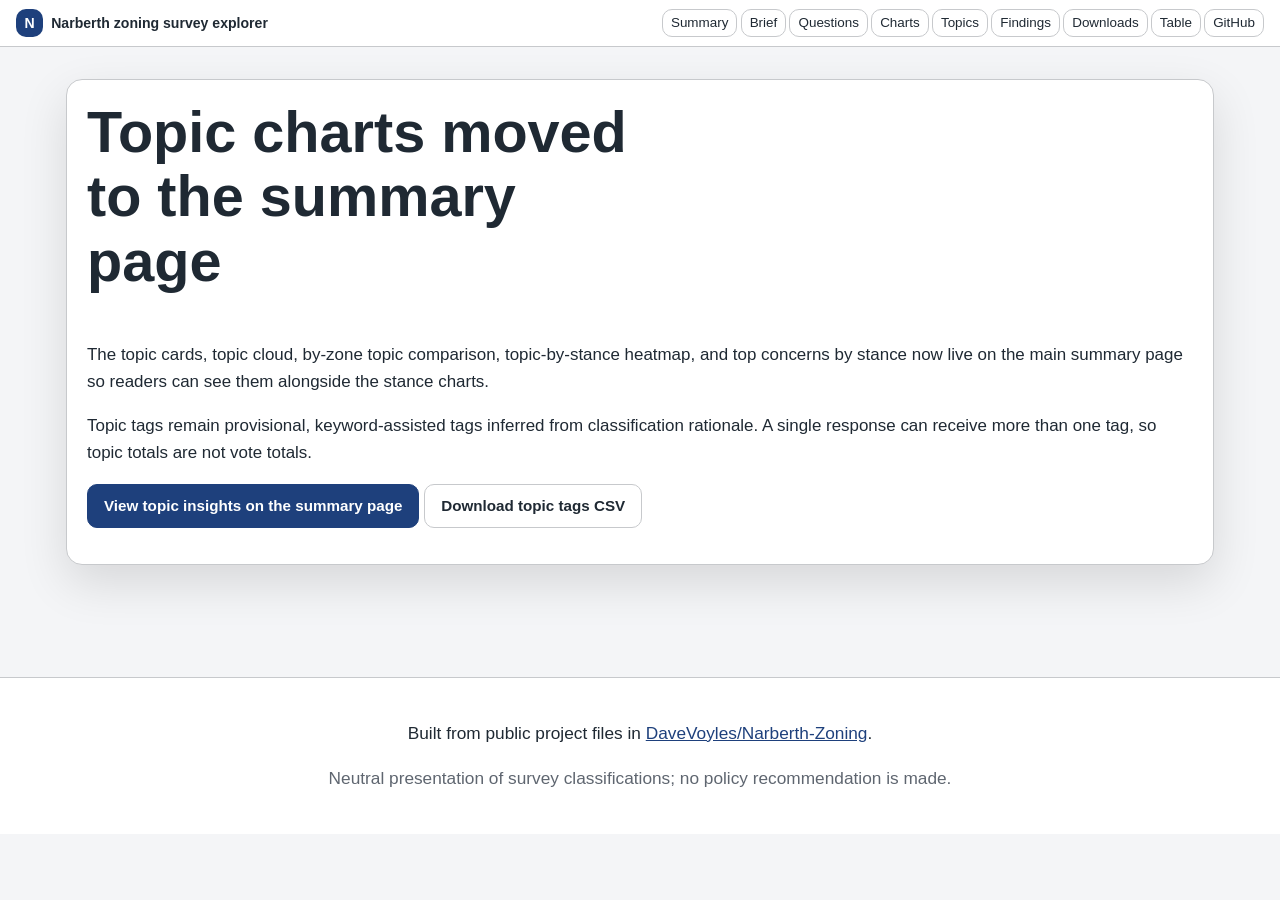
<file: docs/topics.html>
<!doctype html>
<html lang="en">
  <head>
    <meta charset="utf-8">
    <meta name="viewport" content="width=device-width, initial-scale=1">
    <script>
      (() => {
        const param = new URLSearchParams(window.location.search).get("clawpilotTheme");
        const theme =
          param || (window.matchMedia("(prefers-color-scheme: dark)").matches ? "dark" : "light");
        document.documentElement.setAttribute("data-theme", theme);
      })();
    </script>
    <title>Topics and concerns | Narberth zoning survey explorer</title>
    <meta name="description" content="Provisional topic and concern summary for Narberth zoning survey classifications.">
    <link rel="stylesheet" href="assets/styles.css">
  </head>
  <body>
    <header class="site-header">
      <nav class="top-nav" aria-label="Primary navigation">
        <a class="brand" href="index.html#home" aria-label="Narberth zoning survey explorer home">
          <span class="brand-mark" aria-hidden="true">N</span>
          <span>Narberth zoning survey explorer</span>
        </a>
        <button class="nav-toggle" type="button" aria-expanded="false" aria-controls="nav-links">Menu</button>
        <div id="nav-links" class="nav-links">
          <a href="index.html#home">Summary</a>
          <a href="index.html#brief">Brief</a>
          <a href="index.html#questions">Questions</a>
          <a href="index.html#charts">Charts</a>
          <a href="index.html#topic-insights">Topics</a>
          <a href="index.html#findings">Findings</a>
          <a href="index.html#downloads">Downloads</a>
          <a href="table.html">Table</a>
          <a href="https://github.com/DaveVoyles/Narberth-Zoning" rel="noreferrer">GitHub</a>
        </div>
      </nav>
    </header>

    <main>
      <section class="page-section">
        <div class="content-card">
          <h1>Topic charts moved to the summary page</h1>
          <p>
            The topic cards, topic cloud, by-zone topic comparison, topic-by-stance heatmap, and
            top concerns by stance now live on the main summary page so readers can see them alongside
            the stance charts.
          </p>
          <p>
            Topic tags remain provisional, keyword-assisted tags inferred from classification rationale.
            A single response can receive more than one tag, so topic totals are not vote totals.
          </p>
          <p>
            <a class="button primary" href="index.html#topic-insights">View topic insights on the summary page</a>
            <a class="button" href="data/topic-tags.csv">Download topic tags CSV</a>
          </p>
        </div>
      </section>
    </main>

    <footer class="site-footer">
      <p>Built from public project files in <a href="https://github.com/DaveVoyles/Narberth-Zoning" rel="noreferrer">DaveVoyles/Narberth-Zoning</a>.</p>
      <p class="muted">Neutral presentation of survey classifications; no policy recommendation is made.</p>
    </footer>
    <script src="assets/app.js"></script>
  </body>
</html>
</file>
<file: docs/assets/styles.css>
:root {
  color-scheme: light;
  --cp-bg: #f4f5f7;
  --cp-bg-elevated: #ffffff;
  --cp-surface: #ffffff;
  --cp-surface-soft: #e4e5e7;
  --cp-border: #c7c9cc;
  --cp-border-strong: #6c7077;
  --cp-text: #1f2933;
  --cp-text-muted: #5f6670;
  --cp-text-soft: #6f7782;
  --cp-accent: #1e407c;
  --cp-accent-hover: #001e44;
  --cp-accent-soft: rgba(30, 64, 124, 0.1);
  --cp-accent-fg: #ffffff;
  --cp-success: #15803d;
  --cp-danger: #b91c1c;
  --cp-warning: #f59e0b;
  --cp-link: #1e407c;
  --cp-shadow: 0 18px 48px rgba(0, 0, 0, 0.12);
  --cp-overlay: rgba(255, 255, 255, 0.8);
  --cp-panel: rgba(255, 255, 255, 0.86);
  --cp-panel-strong: rgba(255, 255, 255, 0.96);
  --cp-sheen: rgba(255, 255, 255, 0.55);
  --cp-highlight: rgba(30, 64, 124, 0.12);
}
html[data-theme="dark"] {
  color-scheme: dark;
  --cp-bg: #0b1628;
  --cp-bg-elevated: #101f36;
  --cp-surface: #14243d;
  --cp-surface-soft: #1f2f49;
  --cp-border: #33445f;
  --cp-border-strong: #7c8798;
  --cp-text: #f4f5f7;
  --cp-text-muted: #c7c9cc;
  --cp-text-soft: #a8adb5;
  --cp-accent: #8fb3e8;
  --cp-accent-hover: #b8cff0;
  --cp-accent-soft: rgba(143, 179, 232, 0.16);
  --cp-accent-fg: #001e44;
  --cp-success: #4ade80;
  --cp-danger: #f87171;
  --cp-warning: #fbbf24;
  --cp-link: #b8cff0;
  --cp-shadow: 0 18px 48px rgba(0, 0, 0, 0.32);
  --cp-overlay: rgba(11, 22, 40, 0.88);
  --cp-panel: rgba(20, 36, 61, 0.72);
  --cp-panel-strong: rgba(20, 36, 61, 0.96);
  --cp-sheen: rgba(255, 255, 255, 0.04);
  --cp-highlight: rgba(143, 179, 232, 0.14);
}

* {
  box-sizing: border-box;
}

html {
  scroll-behavior: smooth;
}

@media (prefers-reduced-motion: reduce) {
  html {
    scroll-behavior: auto;
  }

  *,
  *::before,
  *::after {
    animation-duration: 1ms !important;
    animation-iteration-count: 1 !important;
    transition-duration: 1ms !important;
  }
}

body {
  margin: 0;
  background: var(--cp-bg);
  color: var(--cp-text);
  font-family: "Segoe UI", Aptos, Calibri, -apple-system, BlinkMacSystemFont, sans-serif;
  font-size: 1.08rem;
  line-height: 1.6;
}

a {
  color: var(--cp-link);
}

a:hover {
  color: var(--cp-accent-hover);
}

.site-header {
  position: sticky;
  top: 0;
  z-index: 10;
  background: var(--cp-panel-strong);
  border-bottom: 1px solid var(--cp-border);
}

.top-nav {
  display: flex;
  align-items: center;
  justify-content: space-between;
  gap: 0.5rem;
  max-width: 1280px;
  margin: 0 auto;
  padding: 0.55rem 1rem;
}

.brand {
  display: inline-flex;
  align-items: center;
  gap: 0.5rem;
  color: var(--cp-text);
  font-size: 0.88rem;
  font-weight: 700;
  text-decoration: none;
  white-space: nowrap;
}

.brand-mark {
  display: inline-grid;
  width: 1.7rem;
  height: 1.7rem;
  place-items: center;
  border-radius: 0.625rem;
  background: var(--cp-accent);
  color: var(--cp-accent-fg);
}

.nav-links {
  display: flex;
  flex-wrap: nowrap;
  align-items: center;
  justify-content: flex-end;
  gap: 0.2rem;
}

.nav-links a,
.nav-toggle,
.button {
  border: 1px solid var(--cp-border);
  border-radius: 0.625rem;
  background: var(--cp-surface);
  color: var(--cp-text);
  font: inherit;
  line-height: 1;
  text-decoration: none;
}

.nav-links a,
.nav-toggle {
  padding: 0.4rem 0.5rem;
  font-size: 0.84rem;
  white-space: nowrap;
}

.nav-links a.active {
  border-color: var(--cp-accent);
  background: var(--cp-accent-soft);
}

.nav-toggle {
  display: none;
}

main {
  max-width: 1180px;
  margin: 0 auto;
  padding: 2rem 1rem 4rem;
}

.page-section {
  margin: 0 0 3rem;
  scroll-margin-top: 5rem;
}

.hero {
  display: grid;
  grid-template-columns: minmax(0, 1.45fr) minmax(280px, 0.55fr);
  gap: 2rem;
  align-items: stretch;
}

.hero-copy,
.hero-panel,
.card,
.content-card {
  border: 1px solid var(--cp-border);
  border-radius: 16px;
  background: var(--cp-surface);
  box-shadow: var(--cp-shadow);
}

.hero-copy {
  padding: clamp(1.5rem, 4vw, 3rem);
}

.hero-panel {
  display: flex;
  flex-direction: column;
  gap: 1.25rem;
  padding: 1.5rem;
}

.eyebrow {
  margin: 0 0 0.5rem;
  color: var(--cp-accent);
  font-size: 0.78rem;
  font-weight: 700;
  letter-spacing: 0.08em;
  text-transform: uppercase;
}

h1,
h2,
h3,
h4 {
  margin-block-start: 0;
  line-height: 1.12;
}

h1 {
  max-width: 18ch;
  font-size: clamp(1.9rem, 5.4vw, 3.6rem);
}

h2 {
  font-size: clamp(1.45rem, 2.5vw, 2.15rem);
}

h3 {
  font-size: 1.05rem;
}

h4 {
  margin-block-end: 0.5rem;
  font-size: 0.98rem;
}

.hero-copy p {
  max-width: 72ch;
  font-size: 1.18rem;
}

.hero-actions {
  display: flex;
  flex-wrap: wrap;
  gap: 0.75rem;
  margin-top: 1.5rem;
}

.button {
  display: inline-flex;
  align-items: center;
  justify-content: center;
  min-height: 2.75rem;
  padding: 0.75rem 1rem;
  font-size: 0.95rem;
  font-weight: 700;
}

.button.primary {
  border-color: var(--cp-accent);
  background: var(--cp-accent);
  color: var(--cp-accent-fg);
}

.stat {
  padding: 1rem;
  border: 1px solid var(--cp-border);
  border-radius: 0.625rem;
  background: var(--cp-surface-soft);
}

.stat-value {
  display: block;
  font-size: 2.15rem;
  font-weight: 800;
}

.stat-label,
.muted {
  color: var(--cp-text-muted);
}

.summary-stat {
  display: grid;
  gap: 0.75rem;
}

.summary-breakdown {
  display: grid;
  gap: 0.3rem;
  margin: 0;
  padding-left: 1.2rem;
}

.summary-breakdown li {
  padding-left: 0.15rem;
  font-weight: 800;
}

.summary-breakdown li:last-child {
  color: var(--cp-text);
}

.summary-rounded-bar {
  display: flex;
  overflow: hidden;
  height: 1rem;
  border: 1px solid var(--cp-border);
  border-radius: 999px;
  background: var(--cp-surface);
}

.summary-rounded-bar .segment {
  min-width: 0;
  font-size: 0;
}

.visually-hidden {
  position: absolute;
  overflow: hidden;
  width: 1px;
  height: 1px;
  margin: -1px;
  padding: 0;
  border: 0;
  clip: rect(0 0 0 0);
  white-space: nowrap;
}

.mini-grid,
.card-grid {
  display: grid;
  gap: 1.5rem;
}

.mini-grid {
  grid-template-columns: 1fr;
}

#brief-content {
  display: grid;
  gap: 1.75rem;
}

.card-grid.two {
  grid-template-columns: repeat(2, minmax(0, 1fr));
}

.card-grid.three {
  grid-template-columns: repeat(3, minmax(0, 1fr));
}

.compact-grid {
  margin-top: 1rem;
}

.source-grid {
  grid-template-columns: repeat(2, minmax(0, 1fr));
  gap: 0.75rem;
}

.read-first-grid {
  grid-template-columns: repeat(5, minmax(0, 1fr));
}

.card,
.content-card {
  padding: 1.25rem;
}

.small-button {
  padding: 0.45rem 0.7rem;
  font-size: 0.86rem;
}

.compact-source-card,
.compact-glossary-card {
  border: 1px solid var(--cp-border);
  border-radius: 0.75rem;
  background: var(--cp-surface);
}

.compact-source-card {
  display: flex;
  justify-content: space-between;
  gap: 0.75rem;
  align-items: center;
  padding: 0.75rem 0.85rem;
}

.compact-source-card h3,
.compact-glossary-card h3 {
  margin: 0 0 0.25rem;
  font-size: 1rem;
}

.compact-source-card p,
.compact-glossary-card p,
.compact-matrix-card p {
  margin: 0;
  font-size: 0.94rem;
  line-height: 1.4;
}

.section-heading {
  max-width: 780px;
  margin-bottom: 1.25rem;
}

.section-heading p,
.content-card p,
.card p {
  font-size: 1.06rem;
}

.chart-layout {
  display: grid;
  grid-template-columns: minmax(0, 0.95fr) minmax(320px, 1.05fr);
  gap: 1.5rem;
}

.secondary-charts {
  margin-top: 1.5rem;
}

.single-chart {
  grid-template-columns: 1fr;
}

.topic-insights {
  display: grid;
  gap: 1.5rem;
  margin-top: 1.5rem;
}

.compact-heading {
  margin-bottom: 0;
}

.topic-insights .mini-grid {
  grid-template-columns: repeat(auto-fit, minmax(18rem, 1fr));
}

.nested-card-grid {
  grid-template-columns: 1fr;
}

.chart-card {
  min-height: 360px;
}

.bar-group {
  display: grid;
  grid-template-columns: 7rem 1fr;
  gap: 0.75rem;
  align-items: center;
  margin: 1rem 0;
}

.stack {
  display: flex;
  overflow: hidden;
  height: 2.35rem;
  border: 1px solid var(--cp-border);
  border-radius: 0.625rem;
  background: var(--cp-surface-soft);
}

.segment {
  display: inline-flex;
  align-items: center;
  justify-content: center;
  min-width: 2rem;
  color: var(--cp-accent-fg);
  font-size: 0.7rem;
  font-weight: 700;
}

.segment.against {
  background: var(--cp-danger);
}

.segment.neutral {
  background: var(--cp-text-muted);
}

.segment.favor {
  background: var(--cp-success);
  color: var(--cp-bg);
}

.legend {
  display: flex;
  flex-wrap: wrap;
  gap: 0.75rem;
  margin-top: 1rem;
}

.metric-row {
  display: grid;
  grid-template-columns: minmax(8rem, 12rem) 1fr 4rem;
  gap: 0.75rem;
  align-items: center;
  margin: 0.75rem 0;
}

.metric-row.wide {
  grid-template-columns: minmax(10rem, 16rem) 1fr 4rem;
}

.metric-track,
.page-track {
  overflow: hidden;
  height: 1.45rem;
  border: 1px solid var(--cp-border);
  border-radius: 0.625rem;
  background: var(--cp-surface-soft);
}

.metric-fill {
  display: block;
  height: 100%;
  border-radius: 0.625rem;
  background: var(--cp-accent);
}

.difference-chart {
  display: grid;
  gap: 1rem;
}

.difference-row {
  display: grid;
  grid-template-columns: 7rem 1fr minmax(10rem, 14rem);
  gap: 0.75rem;
  align-items: center;
}

.difference-track {
  overflow: hidden;
  height: 1rem;
  border: 1px solid var(--cp-border);
  border-radius: 999px;
  background: var(--cp-surface-soft);
}

.difference-fill {
  display: block;
  height: 100%;
  border-radius: 999px;
}

.difference-fill.against {
  background: var(--cp-danger);
}

.difference-fill.neutral {
  background: var(--cp-text-muted);
}

.difference-fill.favor {
  background: var(--cp-success);
}

.faq-list {
  display: grid;
  gap: 0.75rem;
}

.faq-item {
  border: 1px solid var(--cp-border);
  border-radius: 0.625rem;
  background: var(--cp-surface-soft);
}

.faq-item summary {
  cursor: pointer;
  padding: 0.85rem 1rem;
  color: var(--cp-text);
  font-weight: 800;
}

.faq-item p {
  margin: 0;
  padding: 0 1rem 1rem;
}

.compare-card {
  border-left: 6px solid var(--cp-text-muted);
}

.compare-card.against {
  border-left-color: var(--cp-danger);
}

.compare-card.favor {
  border-left-color: var(--cp-success);
}

.decision-callout {
  margin-bottom: 1rem;
}

.compact-section {
  margin-top: -1.25rem;
}

.anchor-list {
  display: flex;
  flex-wrap: wrap;
  gap: 0.6rem;
}

.anchor-list a,
.source-reference {
  border: 1px solid var(--cp-border);
  border-radius: 999px;
  background: var(--cp-surface-soft);
}

.anchor-list a {
  padding: 0.45rem 0.75rem;
  font-weight: 700;
  text-decoration: none;
}

.source-reference {
  display: inline-flex;
  margin: 0.35rem 0 0.75rem;
  padding: 0.25rem 0.6rem;
  color: var(--cp-text-muted);
  font-size: 0.86rem;
}

.read-first-card {
  display: grid;
  align-content: start;
  gap: 0.5rem;
}

.step-number {
  display: inline-grid;
  width: 2rem;
  height: 2rem;
  place-items: center;
  border-radius: 50%;
  background: var(--cp-accent);
  color: var(--cp-accent-fg);
  font-weight: 800;
}

.confidence-levels {
  display: grid;
  grid-template-columns: repeat(3, minmax(0, 1fr));
  gap: 1rem;
}

.confidence-level {
  padding: 1rem;
  border: 1px solid var(--cp-border);
  border-radius: 0.625rem;
  background: var(--cp-surface-soft);
}

.confidence-level h3 {
  text-transform: capitalize;
}

.confidence-level.high {
  border-left: 6px solid var(--cp-success);
}

.confidence-level.medium {
  border-left: 6px solid var(--cp-warning);
}

.confidence-level.low {
  border-left: 6px solid var(--cp-danger);
}

.matrix-grid,
.glossary-grid {
  display: grid;
  gap: 0.75rem;
}

.matrix-grid {
  grid-template-columns: repeat(2, minmax(0, 1fr));
}

.glossary-grid {
  grid-template-columns: repeat(3, minmax(0, 1fr));
}

.matrix-card dl {
  display: grid;
  gap: 0.45rem;
  margin: 0;
}

.matrix-card dt {
  color: var(--cp-accent);
  font-weight: 800;
}

.matrix-card dd {
  margin: 0 0 0.75rem;
}

.compact-matrix-card {
  display: grid;
  gap: 0.55rem;
  min-height: 0;
  padding: 0.9rem;
}

.compact-matrix-card h3 {
  margin: 0;
  font-size: 1.1rem;
}

.compact-matrix-card .eyebrow {
  margin: 0;
}

.compact-glossary-card {
  padding: 0.8rem;
}

.zone-context {
  display: grid;
  grid-template-columns: repeat(2, minmax(0, 1fr));
  gap: 0.75rem;
}

.zone-context-card {
  display: grid;
  gap: 0.5rem;
  padding: 0.75rem 0.85rem;
  border: 1px solid var(--cp-border);
  border-radius: 0.625rem;
  background: var(--cp-surface-soft);
}

.zone-context-card h4,
.zone-context-card p {
  margin: 0;
}

.context-tags {
  display: flex;
  flex-wrap: wrap;
  gap: 0.35rem;
}

.context-tags span {
  border: 1px solid var(--cp-border);
  border-radius: 999px;
  padding: 0.25rem 0.55rem;
  background: var(--cp-surface);
  color: var(--cp-text-muted);
  font-size: 0.86rem;
}

.page-chart {
  display: grid;
  gap: 0.75rem;
}

.page-row {
  display: grid;
  grid-template-columns: 8rem 1fr 3rem;
  gap: 0.75rem;
  align-items: center;
  animation: page-flow 420ms ease both;
  animation-delay: calc(min(var(--page-order, 0), 24) * 35ms);
}

.page-track {
  display: flex;
  height: 1.25rem;
}

.page-track .segment {
  min-width: 0;
  font-size: 0;
}

.legend span {
  display: inline-flex;
  align-items: center;
  gap: 0.35rem;
}

.swatch {
  display: inline-block;
  width: 0.8rem;
  height: 0.8rem;
  border-radius: 0.25rem;
  background: var(--cp-danger);
}

.swatch.neutral {
  background: var(--cp-text-muted);
}

.swatch.favor {
  background: var(--cp-success);
}

.tone-negative {
  color: var(--cp-danger);
  font-weight: 700;
}

.tone-positive {
  color: var(--cp-success);
  font-weight: 700;
}

.tone-neutral {
  color: var(--cp-text-muted);
  font-weight: 700;
}

.clean-list,
.ranked-list {
  padding-left: 1.35rem;
}

.clean-list li,
.ranked-list li {
  margin: 0.55rem 0;
}

.topic-card {
  padding-block: 1rem;
}

.topic-cloud-card {
  min-height: 240px;
}

.topic-cloud-list {
  display: flex;
  flex-wrap: wrap;
  align-items: center;
  gap: 0.75rem;
  margin: 0;
  padding: 0;
  list-style: none;
}

.topic-cloud-term {
  display: inline-flex;
  align-items: baseline;
  gap: 0.35rem;
  border: 1px solid var(--cp-border);
  border-radius: 999px;
  padding: 0.35rem 0.7rem;
  background: var(--cp-accent-soft);
  color: var(--cp-accent);
  font-size: calc(0.82rem * var(--topic-scale));
  font-weight: 800;
}

.topic-cloud-term.against {
  color: var(--cp-danger);
}

.topic-cloud-term.neutral {
  color: var(--cp-text-muted);
}

.topic-cloud-term.favor {
  color: var(--cp-success);
}

.topic-cloud-count {
  color: var(--cp-text-muted);
  font-size: 0.72em;
  font-weight: 700;
}

.heatmap-card {
  overflow-x: auto;
}

.heatmap-grid {
  display: grid;
  min-width: 720px;
  gap: 0.35rem;
}

.heatmap-header,
.heatmap-row {
  display: grid;
  grid-template-columns: minmax(14rem, 1.4fr) repeat(3, minmax(5rem, 0.55fr));
  gap: 0.35rem;
  align-items: center;
}

.heatmap-header {
  color: var(--cp-text-muted);
  font-size: 0.86rem;
  font-weight: 800;
}

.heatmap-cell {
  border-radius: 0.5rem;
  padding: 0.45rem 0.6rem;
  background: var(--cp-surface-soft);
  font-weight: 800;
  text-align: center;
}

.heatmap-cell.against {
  background: color-mix(in srgb, var(--cp-danger) var(--heatmap-weight), var(--cp-surface));
  color: var(--cp-text);
}

.heatmap-cell.neutral {
  background: color-mix(in srgb, var(--cp-text-muted) var(--heatmap-weight), var(--cp-surface));
  color: var(--cp-text);
}

.heatmap-cell.favor {
  background: color-mix(in srgb, var(--cp-success) var(--heatmap-weight), var(--cp-surface));
  color: var(--cp-text);
}

.stance-topic-grid {
  display: grid;
  grid-template-columns: repeat(3, minmax(0, 1fr));
  gap: 1rem;
}

.quote-card blockquote {
  margin: 0 0 1rem;
  padding-left: 1rem;
  border-left: 4px solid var(--cp-accent);
}

.quote-card blockquote p {
  font-size: 1.1rem;
  font-weight: 700;
}

@keyframes page-flow {
  from {
    opacity: 0;
    transform: translateY(0.4rem);
  }

  to {
    opacity: 1;
    transform: translateY(0);
  }
}

canvas {
  display: block;
  width: 100%;
  min-height: 320px;
  border: 1px solid var(--cp-border);
  border-radius: 0.625rem;
  background: var(--cp-bg-elevated);
}

.particle-values {
  display: grid;
  grid-template-columns: repeat(2, minmax(0, 1fr));
  gap: 0.75rem;
  margin-top: 0.9rem;
}

.particle-value-card {
  padding: 0.8rem;
  border: 1px solid var(--cp-border);
  border-radius: 0.625rem;
  background: var(--cp-surface-soft);
}

.particle-value-card h4 {
  margin-bottom: 0.35rem;
}

.particle-value-card p {
  margin: 0;
  font-size: 0.95rem;
}

.filters {
  display: grid;
  grid-template-columns: repeat(3, minmax(0, 1fr));
  gap: 0.75rem;
  margin-bottom: 1rem;
}

.filter-actions {
  display: flex;
  flex-wrap: wrap;
  align-items: end;
  gap: 0.75rem;
}

label {
  display: grid;
  gap: 0.35rem;
  color: var(--cp-text-muted);
  font-weight: 700;
}

select,
input {
  width: 100%;
  border: 1px solid var(--cp-border);
  border-radius: 0.625rem;
  background: var(--cp-surface);
  color: var(--cp-text);
  font: inherit;
  padding: 0.65rem 0.75rem;
}

.table-wrap {
  overflow: auto;
  border: 1px solid var(--cp-border);
  border-radius: 16px;
  background: var(--cp-surface);
}

table {
  width: 100%;
  border-collapse: collapse;
  min-width: 1060px;
}

th,
td {
  padding: 0.75rem;
  border-bottom: 1px solid var(--cp-border);
  font-size: 0.95rem;
  text-align: left;
  vertical-align: top;
}

th {
  position: sticky;
  top: 0;
  background: var(--cp-bg-elevated);
  color: var(--cp-text);
}

td:nth-child(8) {
  min-width: 360px;
}

th[data-sort] {
  cursor: pointer;
}

th[data-sort]::after {
  content: " ↕";
  color: var(--cp-text-muted);
  font-size: 0.8rem;
}

.download-meta {
  display: flex;
  flex-wrap: wrap;
  gap: 0.5rem;
  margin: 0.75rem 0;
}

.pill {
  display: inline-flex;
  align-items: center;
  border: 1px solid var(--cp-border);
  border-radius: 999px;
  padding: 0.2rem 0.55rem;
  background: var(--cp-surface-soft);
  color: var(--cp-text-muted);
  font-size: 0.8rem;
}

@media print {
  .site-header,
  .site-footer,
  .hero-actions,
  .nav-toggle,
  canvas,
  .button {
    display: none !important;
  }

  body {
    background: var(--cp-surface);
    color: var(--cp-text);
    font-size: 12pt;
  }

  main {
    max-width: none;
    padding: 0;
  }

  .hero-copy,
  .hero-panel,
  .card,
  .content-card,
  .stat {
    border: 1px solid var(--cp-border);
    box-shadow: none;
    break-inside: avoid;
  }

  .chart-layout,
  .card-grid.two,
  .card-grid.three,
  .read-first-grid,
  .matrix-grid,
  .glossary-grid,
  .stance-topic-grid {
    grid-template-columns: 1fr 1fr;
  }

  .faq-item {
    break-inside: avoid;
  }

  .faq-item summary {
    list-style: none;
  }

  .faq-item p {
    display: block;
  }
}

.site-footer,
.noscript {
  border-top: 1px solid var(--cp-border);
  background: var(--cp-bg-elevated);
  padding: 1.5rem 1rem;
  text-align: center;
}

.noscript {
  border: 1px solid var(--cp-warning);
}

@media (max-width: 900px) {
  .hero,
  .chart-layout,
  .source-grid,
  .read-first-grid,
  .confidence-levels,
  .matrix-grid,
  .glossary-grid,
  .particle-values,
  .card-grid.two,
  .card-grid.three,
  .filters {
    grid-template-columns: 1fr;
  }

  .difference-row {
    grid-template-columns: 1fr;
  }

  .nav-toggle {
    display: inline-flex;
  }

  .nav-links {
    display: none;
    width: 100%;
    flex-wrap: wrap;
    justify-content: flex-start;
  }

  .nav-links.open {
    display: flex;
  }

  .top-nav {
    flex-wrap: wrap;
  }
}
</file>
